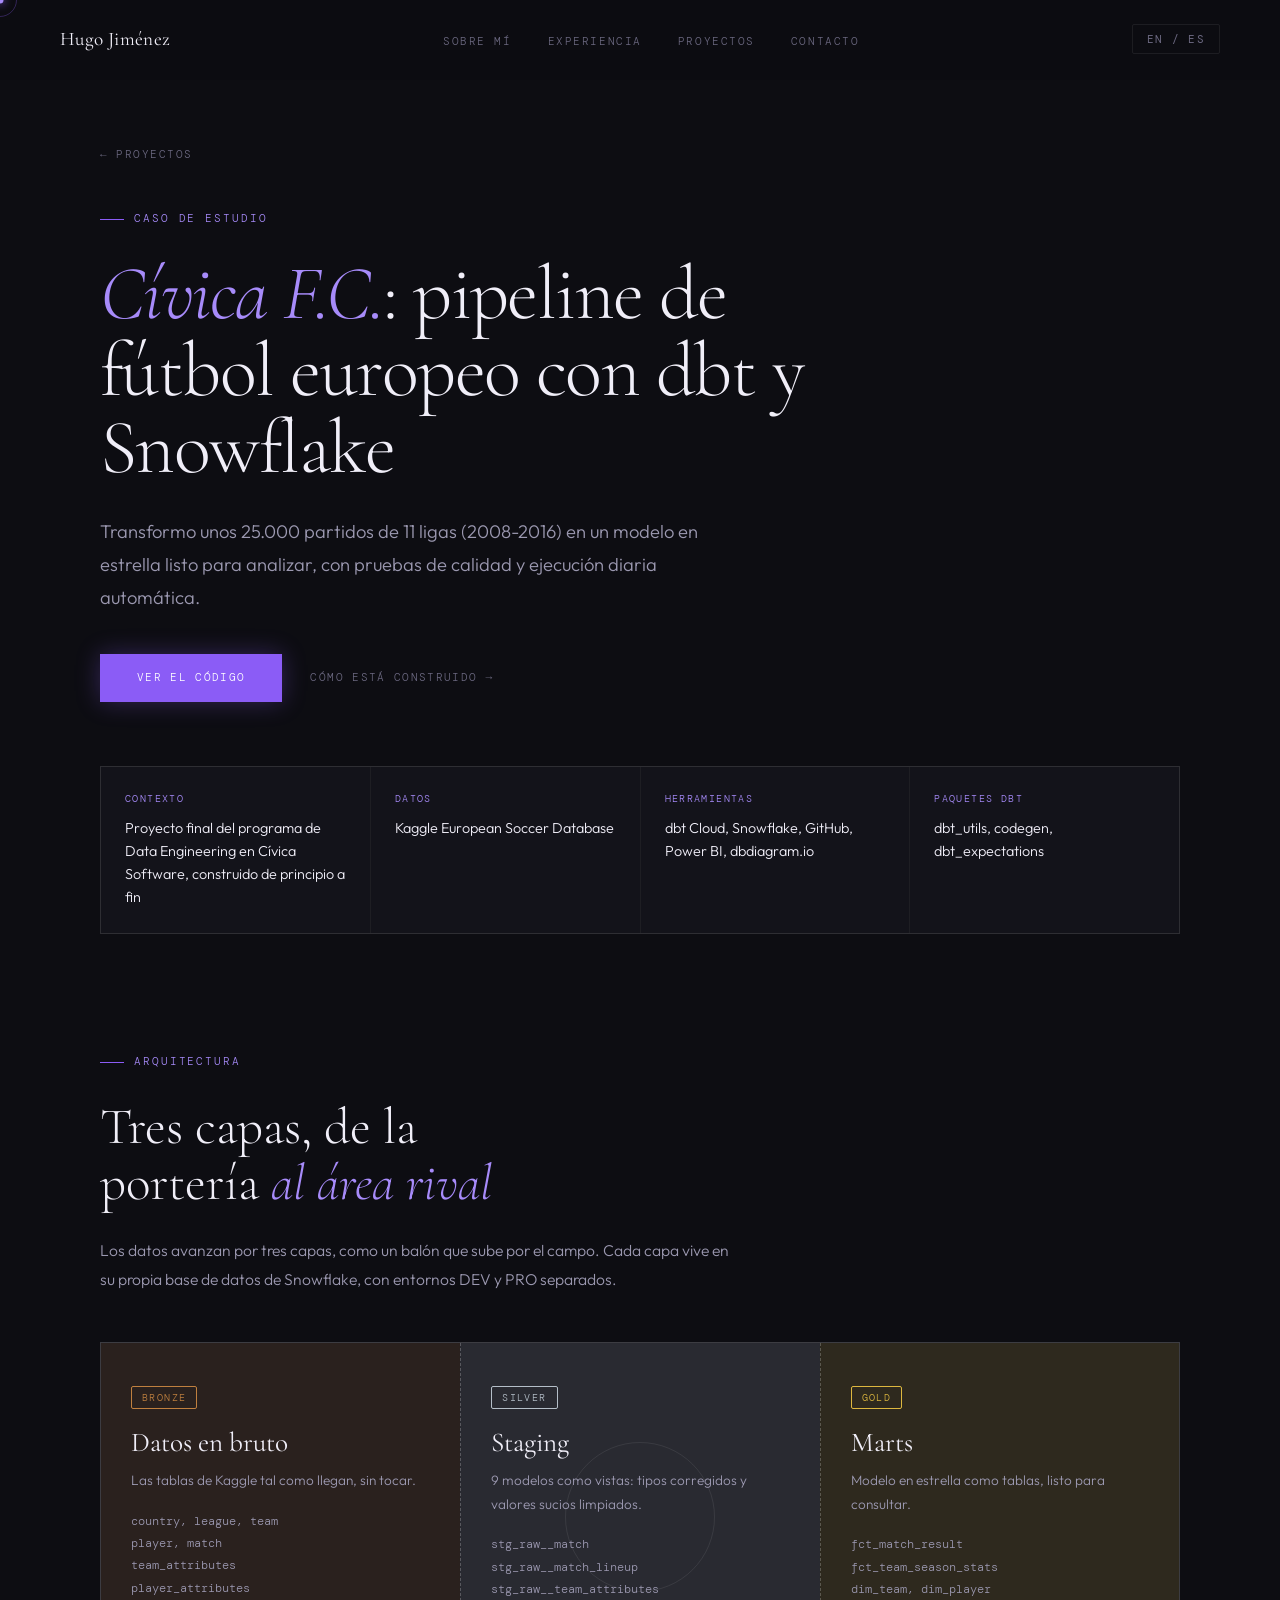
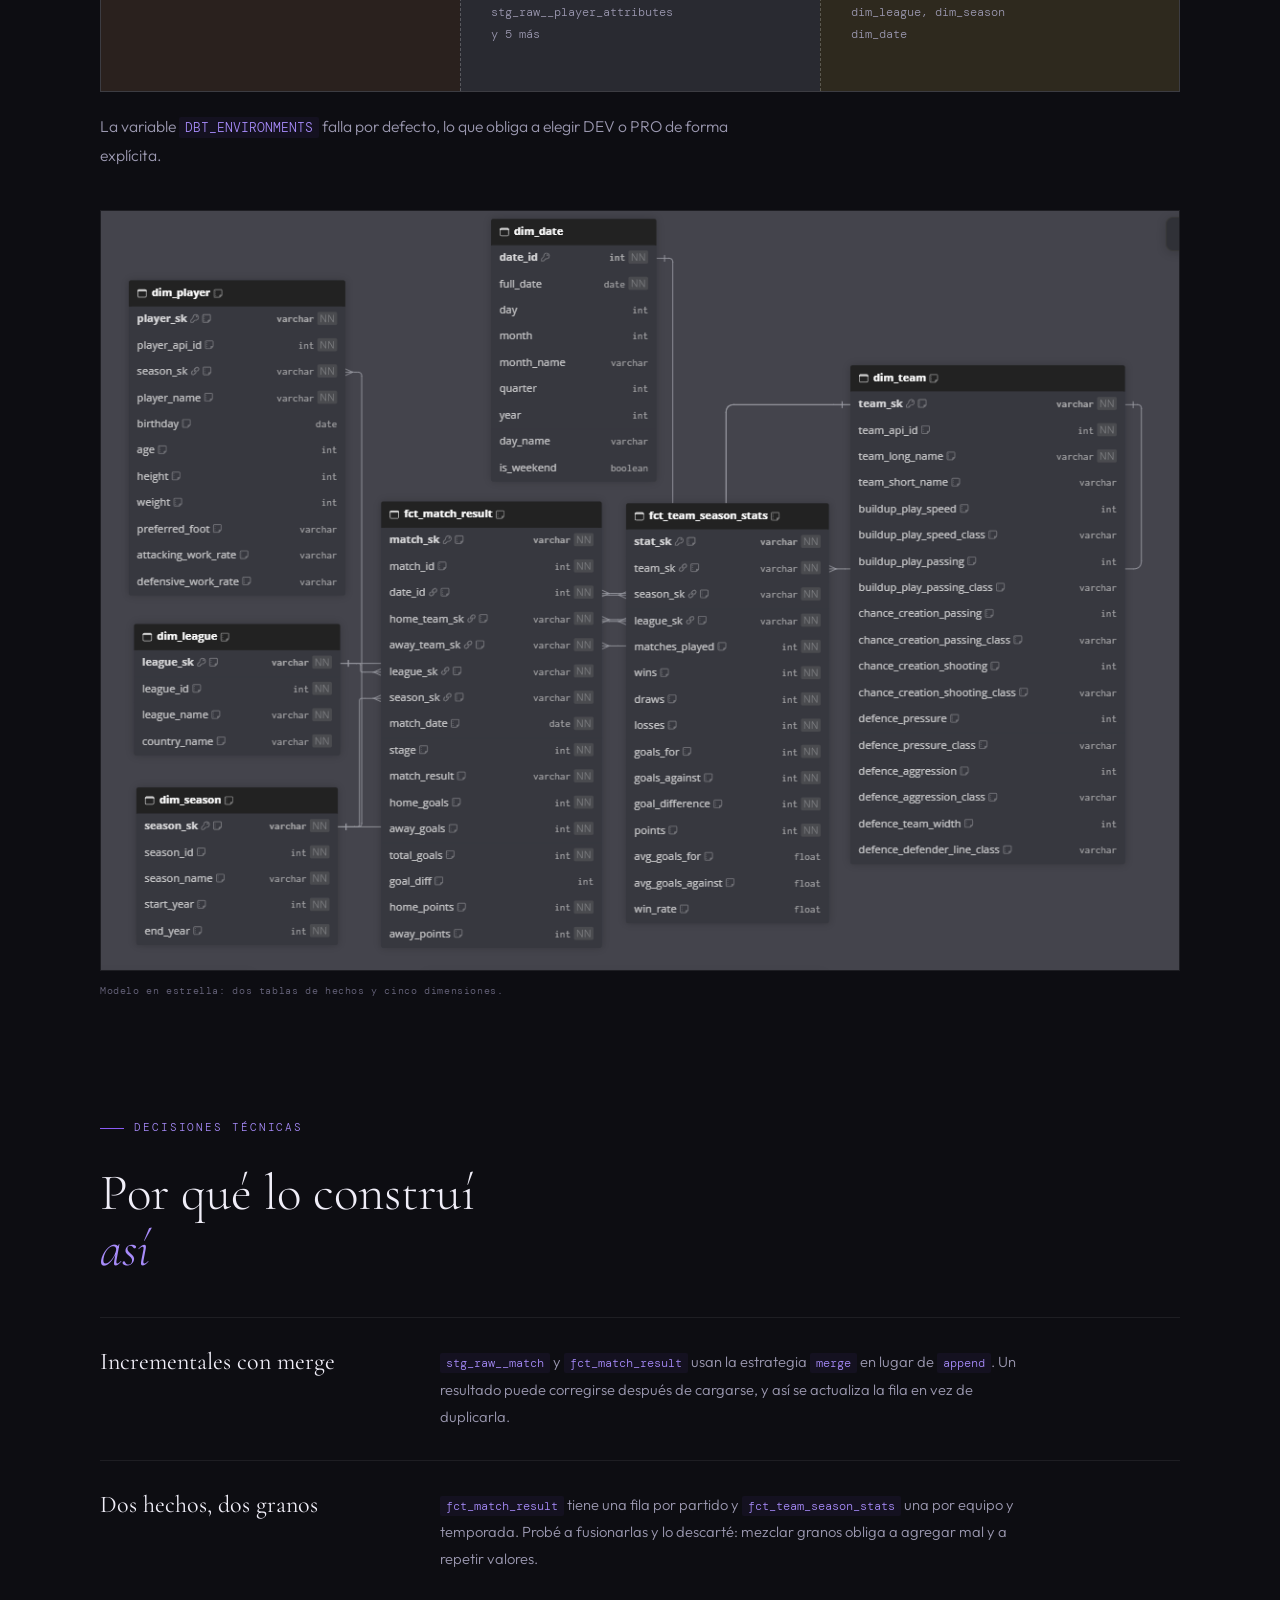
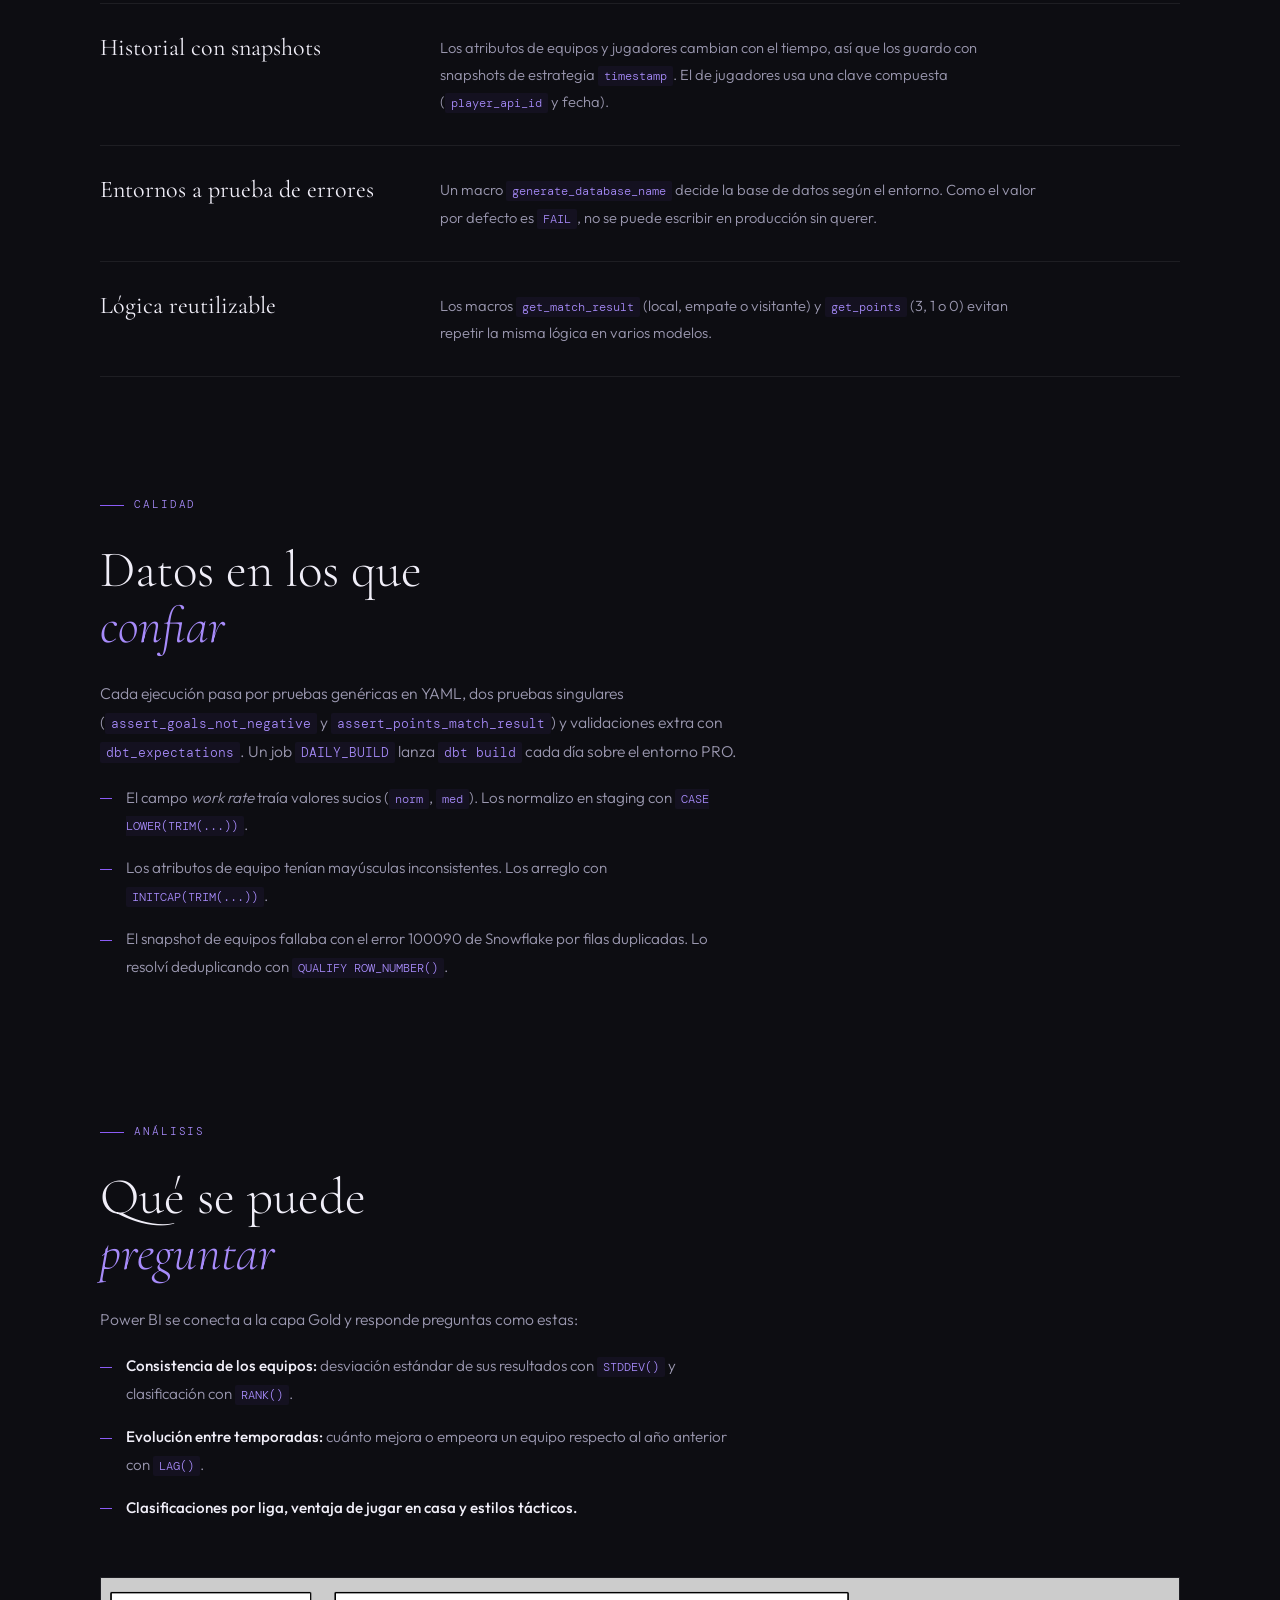
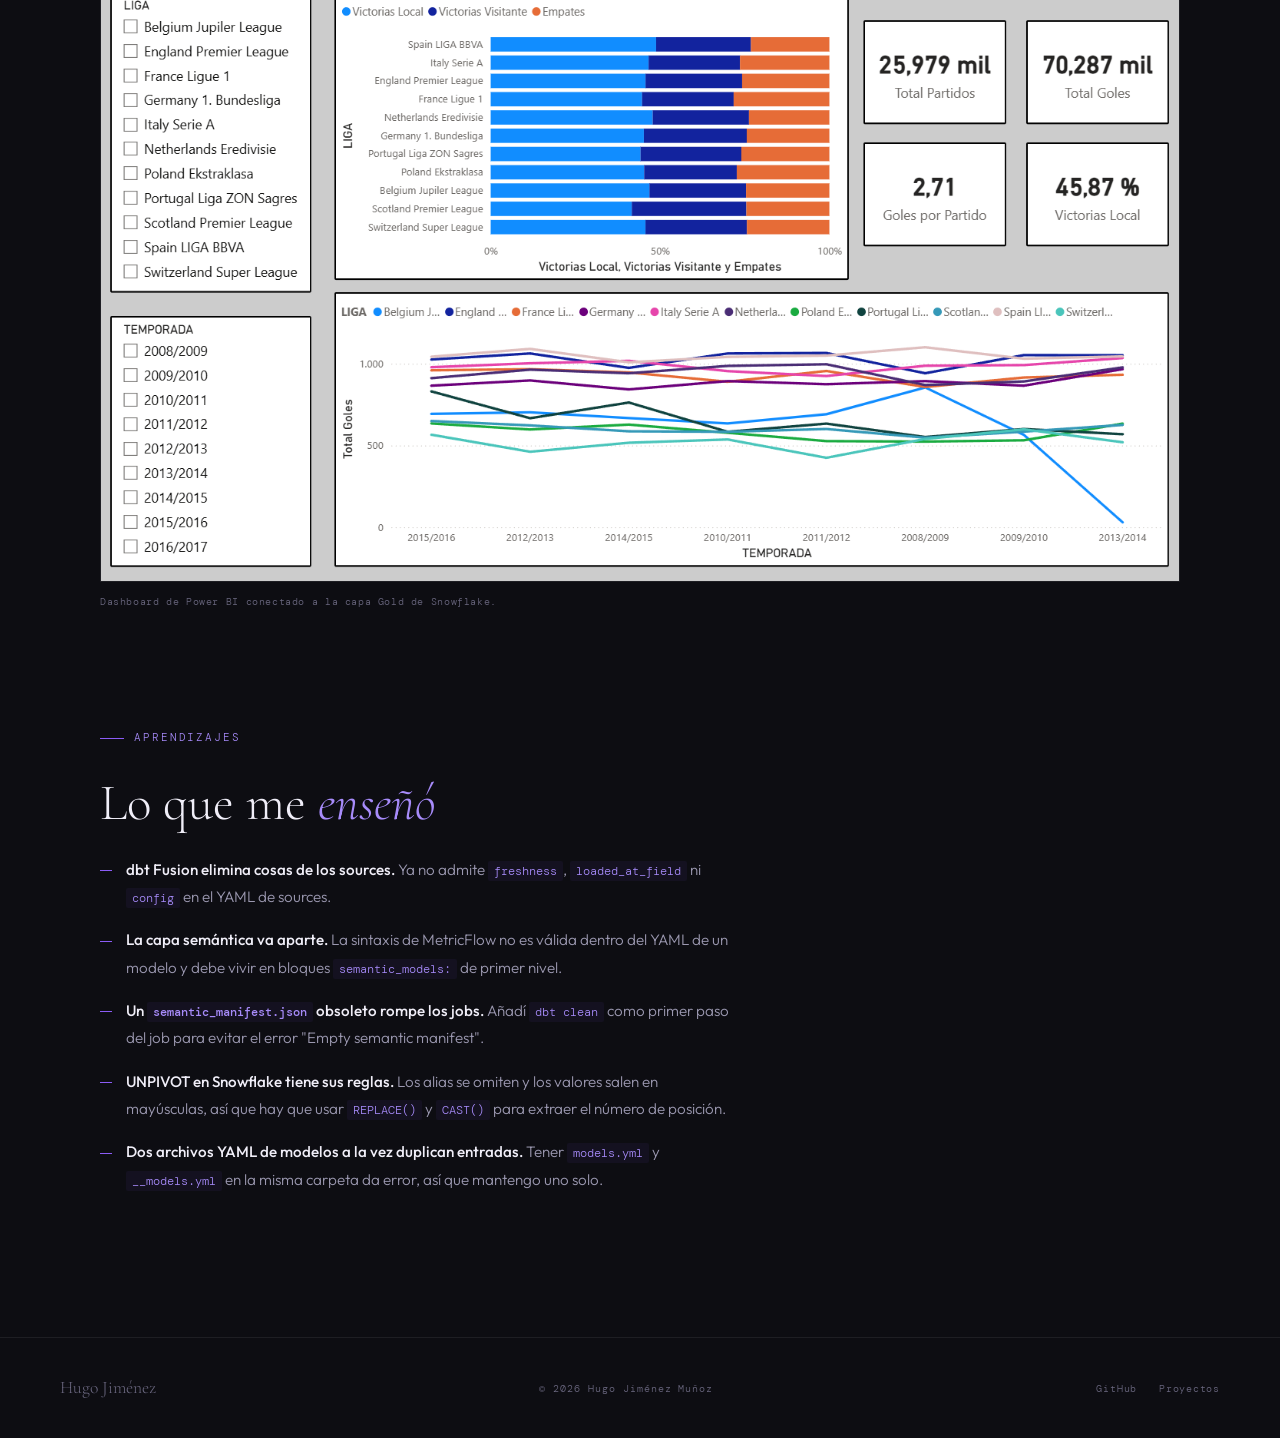
<file: public/football-project.html>
<!doctype html>
<html lang="es" data-lang="es">
  <head>
    <meta charset="UTF-8" />
    <meta name="viewport" content="width=device-width, initial-scale=1.0" />
    <title>Cívica F.C. | Hugo Jiménez</title>
    <meta
      name="description"
      content="Cívica F.C.: caso de estudio de un pipeline de datos con dbt Cloud y Snowflake sobre ~25.000 partidos de fútbol europeo, con arquitectura medallion y modelo en estrella."
    />

    <!-- Google Fonts -->
    <link rel="preconnect" href="https://fonts.googleapis.com" />
    <link rel="preconnect" href="https://fonts.gstatic.com" crossorigin />
    <link
      href="https://fonts.googleapis.com/css2?family=Cormorant+Garamond:ital,wght@0,300;0,400;0,500;1,300;1,400&family=DM+Mono:wght@300;400&family=Outfit:wght@300;400;500&display=swap"
      rel="stylesheet"
    />

    <!-- Favicon -->
    <link rel="icon" type="image/png" href="favicon.ico" />

    <!-- Styles -->
    <link rel="stylesheet" href="styles.css" />
    <link rel="stylesheet" href="case-study.css" />
  </head>
  <body>
    <!-- Cursor -->
    <div class="cursor" id="cursor"></div>
    <div class="cursor-ring" id="cursorRing"></div>

    <!-- NAV -->
    <nav id="navbar">
      <a href="index.html" class="nav-logo">Hugo Jiménez</a>
      <ul class="nav-links">
        <li>
          <a href="index.html#about" data-es>Sobre mí</a>
          <a href="index.html#about" data-en>About</a>
        </li>
        <li>
          <a href="index.html#experience" data-es>Experiencia</a>
          <a href="index.html#experience" data-en>Experience</a>
        </li>
        <li>
          <a href="index.html#projects" data-es>Proyectos</a>
          <a href="index.html#projects" data-en>Projects</a>
        </li>
        <li>
          <a href="index.html#contact" data-es>Contacto</a>
          <a href="index.html#contact" data-en>Contact</a>
        </li>
      </ul>
      <button class="lang-toggle" id="langToggle">EN / ES</button>
    </nav>

    <main class="cs">
      <!-- HEADER -->
      <header>
        <a href="index.html#projects" class="cs-back" data-es>Proyectos</a>
        <a href="index.html#projects" class="cs-back" data-en>Projects</a>

        <div class="section-label" data-es>Caso de estudio</div>
        <div class="section-label" data-en>Case study</div>

        <h1 class="cs-title" data-es>
          <em>Cívica F.C.</em>: pipeline de fútbol europeo con dbt y Snowflake
        </h1>
        <h1 class="cs-title" data-en>
          <em>Cívica F.C.</em>: a European soccer pipeline with dbt and
          Snowflake
        </h1>

        <p class="cs-lead" data-es>
          Transformo unos 25.000 partidos de 11 ligas (2008-2016) en un modelo
          en estrella listo para analizar, con pruebas de calidad y ejecución
          diaria automática.
        </p>
        <p class="cs-lead" data-en>
          I turn around 25,000 matches from 11 leagues (2008-2016) into a star
          schema ready for analysis, with data quality tests and automated
          daily runs.
        </p>

        <div class="cs-cta">
          <a
            href="https://github.com/hjimenezdev/proyect"
            target="_blank"
            class="btn-primary"
            data-es
            >Ver el código</a
          >
          <a
            href="https://github.com/hjimenezdev/proyect"
            target="_blank"
            class="btn-primary"
            data-en
            >View the code</a
          >
          <a href="#architecture" class="btn-ghost" data-es>Cómo está construido</a>
          <a href="#architecture" class="btn-ghost" data-en>How it's built</a>
        </div>

        <dl class="cs-facts">
          <div>
            <dt data-es>Contexto</dt>
            <dt data-en>Context</dt>
            <dd data-es>
              Proyecto final del programa de Data Engineering en Cívica Software, construido de principio a fin
            </dd>
            <dd data-en>
              Final project for the Data Engineering program at Cívica Software, built from start to finish
            </dd>
          </div>
          <div>
            <dt data-es>Datos</dt>
            <dt data-en>Data</dt>
            <dd>Kaggle European Soccer Database</dd>
          </div>
          <div>
            <dt data-es>Herramientas</dt>
            <dt data-en>Tools</dt>
            <dd>dbt Cloud, Snowflake, GitHub, Power BI, dbdiagram.io</dd>
          </div>
          <div>
            <dt data-es>Paquetes dbt</dt>
            <dt data-en>dbt packages</dt>
            <dd>dbt_utils, codegen, dbt_expectations</dd>
          </div>
        </dl>
      </header>

      <!-- ARCHITECTURE -->
      <section class="cs-section" id="architecture">
        <div class="section-label" data-es>Arquitectura</div>
        <div class="section-label" data-en>Architecture</div>

        <h2 class="reveal" data-es>
          Tres capas, de la portería <em>al área rival</em>
        </h2>
        <h2 class="reveal" data-en>
          Three layers, from the goal line <em>to the box</em>
        </h2>

        <p class="reveal" data-es>
          Los datos avanzan por tres capas, como un balón que sube por el
          campo. Cada capa vive en su propia base de datos de Snowflake, con
          entornos DEV y PRO separados.
        </p>
        <p class="reveal" data-en>
          Data moves through three layers, like a ball working its way up the
          pitch. Each layer lives in its own Snowflake database, with DEV and
          PRO environments kept apart.
        </p>

        <div class="pitch reveal" role="group" aria-label="Bronze, Silver, Gold">
          <div class="zone zone-bronze">
            <span class="zone-layer">Bronze</span>
            <h3 data-es>Datos en bruto</h3>
            <h3 data-en>Raw data</h3>
            <p data-es>Las tablas de Kaggle tal como llegan, sin tocar.</p>
            <p data-en>The Kaggle tables exactly as they arrive, untouched.</p>
            <ul>
              <li>country, league, team</li>
              <li>player, match</li>
              <li>team_attributes</li>
              <li>player_attributes</li>
            </ul>
          </div>

          <div class="zone zone-silver">
            <span class="zone-layer">Silver</span>
            <h3>Staging</h3>
            <p data-es>
              9 modelos como vistas: tipos corregidos y valores sucios
              limpiados.
            </p>
            <p data-en>
              9 models as views: types fixed and dirty values cleaned.
            </p>
            <ul>
              <li>stg_raw__match</li>
              <li>stg_raw__match_lineup</li>
              <li>stg_raw__team_attributes</li>
              <li>stg_raw__player_attributes</li>
              <li data-es>y 5 más</li>
              <li data-en>and 5 more</li>
            </ul>
          </div>

          <div class="zone zone-gold">
            <span class="zone-layer">Gold</span>
            <h3>Marts</h3>
            <p data-es>Modelo en estrella como tablas, listo para consultar.</p>
            <p data-en>Star schema as tables, ready to query.</p>
            <ul>
              <li>fct_match_result</li>
              <li>fct_team_season_stats</li>
              <li>dim_team, dim_player</li>
              <li>dim_league, dim_season</li>
              <li>dim_date</li>
            </ul>
          </div>
        </div>

        <p class="cs-caption" data-es>
          La variable <code>DBT_ENVIRONMENTS</code> falla por defecto, lo que
          obliga a elegir DEV o PRO de forma explícita.
        </p>
        <p class="cs-caption" data-en>
          The <code>DBT_ENVIRONMENTS</code> variable fails by default, which
          forces an explicit choice between DEV and PRO.
        </p>

        <figure class="cs-shot reveal">
          <img src="img/dimensional_model.png" alt="Modelo en estrella del proyecto" />
          <figcaption data-es>
            Modelo en estrella: dos tablas de hechos y cinco dimensiones.
          </figcaption>
          <figcaption data-en>
            Star schema: two fact tables and five dimensions.
          </figcaption>
        </figure>
      </section>

      <!-- DECISIONS -->
      <section class="cs-section" id="decisions">
        <div class="section-label" data-es>Decisiones técnicas</div>
        <div class="section-label" data-en>Technical decisions</div>

        <h2 class="reveal" data-es>Por qué lo construí <em>así</em></h2>
        <h2 class="reveal" data-en>Why I built it <em>this way</em></h2>

        <div class="cs-rows">
          <article class="cs-row reveal">
            <h3 data-es>Incrementales con merge</h3>
            <h3 data-en>Incrementals with merge</h3>
            <p data-es>
              <code>stg_raw__match</code> y <code>fct_match_result</code> usan
              la estrategia <code>merge</code> en lugar de <code>append</code>.
              Un resultado puede corregirse después de cargarse, y así se
              actualiza la fila en vez de duplicarla.
            </p>
            <p data-en>
              <code>stg_raw__match</code> and <code>fct_match_result</code> use
              the <code>merge</code> strategy instead of <code>append</code>. A
              result can be corrected after it is loaded, so the row gets
              updated instead of duplicated.
            </p>
          </article>

          <article class="cs-row reveal">
            <h3 data-es>Dos hechos, dos granos</h3>
            <h3 data-en>Two facts, two grains</h3>
            <p data-es>
              <code>fct_match_result</code> tiene una fila por partido y
              <code>fct_team_season_stats</code> una por equipo y temporada.
              Probé a fusionarlas y lo descarté: mezclar granos obliga a
              agregar mal y a repetir valores.
            </p>
            <p data-en>
              <code>fct_match_result</code> has one row per match and
              <code>fct_team_season_stats</code> one per team and season. I
              tried merging them and dropped the idea: mixing grains forces bad
              aggregations and repeated values.
            </p>
          </article>

          <article class="cs-row reveal">
            <h3 data-es>Historial con snapshots</h3>
            <h3 data-en>History with snapshots</h3>
            <p data-es>
              Los atributos de equipos y jugadores cambian con el tiempo, así
              que los guardo con snapshots de estrategia
              <code>timestamp</code>. El de jugadores usa una clave compuesta
              (<code>player_api_id</code> y fecha).
            </p>
            <p data-en>
              Team and player attributes change over time, so I store them with
              <code>timestamp</code> snapshots. The player snapshot uses a
              composite key (<code>player_api_id</code> and date).
            </p>
          </article>

          <article class="cs-row reveal">
            <h3 data-es>Entornos a prueba de errores</h3>
            <h3 data-en>Error-proof environments</h3>
            <p data-es>
              Un macro <code>generate_database_name</code> decide la base de
              datos según el entorno. Como el valor por defecto es
              <code>FAIL</code>, no se puede escribir en producción sin querer.
            </p>
            <p data-en>
              A <code>generate_database_name</code> macro picks the database
              from the environment. Since the default is <code>FAIL</code>, you
              can't write to production by accident.
            </p>
          </article>

          <article class="cs-row reveal">
            <h3 data-es>Lógica reutilizable</h3>
            <h3 data-en>Reusable logic</h3>
            <p data-es>
              Los macros <code>get_match_result</code> (local, empate o
              visitante) y <code>get_points</code> (3, 1 o 0) evitan repetir la
              misma lógica en varios modelos.
            </p>
            <p data-en>
              The <code>get_match_result</code> (home, draw or away) and
              <code>get_points</code> (3, 1 or 0) macros avoid repeating the
              same logic across models.
            </p>
          </article>
        </div>
      </section>

      <!-- QUALITY -->
      <section class="cs-section" id="quality">
        <div class="section-label" data-es>Calidad</div>
        <div class="section-label" data-en>Quality</div>

        <h2 class="reveal" data-es>Datos en los que <em>confiar</em></h2>
        <h2 class="reveal" data-en>Data you can <em>trust</em></h2>

        <p class="reveal" data-es>
          Cada ejecución pasa por pruebas genéricas en YAML, dos pruebas
          singulares (<code>assert_goals_not_negative</code> y
          <code>assert_points_match_result</code>) y validaciones extra con
          <code>dbt_expectations</code>. Un job <code>DAILY_BUILD</code> lanza
          <code>dbt build</code> cada día sobre el entorno PRO.
        </p>
        <p class="reveal" data-en>
          Every run goes through generic YAML tests, two singular tests
          (<code>assert_goals_not_negative</code> and
          <code>assert_points_match_result</code>) and extra validations with
          <code>dbt_expectations</code>. A <code>DAILY_BUILD</code> job runs
          <code>dbt build</code> every day on the PRO environment.
        </p>

        <ul class="cs-list reveal">
          <li data-es>
            El campo <em>work rate</em> traía valores sucios
            (<code>norm</code>, <code>med</code>). Los normalizo en staging con
            <code>CASE LOWER(TRIM(...))</code>.
          </li>
          <li data-en>
            The <em>work rate</em> field had dirty values
            (<code>norm</code>, <code>med</code>). I normalize them in staging
            with <code>CASE LOWER(TRIM(...))</code>.
          </li>
          <li data-es>
            Los atributos de equipo tenían mayúsculas inconsistentes. Los
            arreglo con <code>INITCAP(TRIM(...))</code>.
          </li>
          <li data-en>
            Team attributes had inconsistent capitalization. I fix them with
            <code>INITCAP(TRIM(...))</code>.
          </li>
          <li data-es>
            El snapshot de equipos fallaba con el error 100090 de Snowflake por
            filas duplicadas. Lo resolví deduplicando con
            <code>QUALIFY ROW_NUMBER()</code>.
          </li>
          <li data-en>
            The team snapshot failed with Snowflake error 100090 because of
            duplicate rows. I fixed it by deduplicating with
            <code>QUALIFY ROW_NUMBER()</code>.
          </li>
        </ul>
      </section>

      <!-- ANALYSIS -->
      <section class="cs-section" id="analysis">
        <div class="section-label" data-es>Análisis</div>
        <div class="section-label" data-en>Analysis</div>

        <h2 class="reveal" data-es>Qué se puede <em>preguntar</em></h2>
        <h2 class="reveal" data-en>What you can <em>ask</em></h2>

        <p class="reveal" data-es>
          Power BI se conecta a la capa Gold y responde preguntas como estas:
        </p>
        <p class="reveal" data-en>
          Power BI connects to the Gold layer and answers questions like these:
        </p>

        <ul class="cs-list reveal">
          <li data-es>
            <strong>Consistencia de los equipos:</strong> desviación estándar
            de sus resultados con <code>STDDEV()</code> y clasificación con
            <code>RANK()</code>.
          </li>
          <li data-en>
            <strong>Team consistency:</strong> standard deviation of results
            with <code>STDDEV()</code> and ranking with <code>RANK()</code>.
          </li>
          <li data-es>
            <strong>Evolución entre temporadas:</strong> cuánto mejora o
            empeora un equipo respecto al año anterior con
            <code>LAG()</code>.
          </li>
          <li data-en>
            <strong>Season-over-season evolution:</strong> how much a team
            improves or declines versus the previous year with
            <code>LAG()</code>.
          </li>
          <li data-es>
            <strong>Clasificaciones por liga, ventaja de jugar en casa y
            estilos tácticos.</strong>
          </li>
          <li data-en>
            <strong>League standings, home advantage and tactical
            styles.</strong>
          </li>
        </ul>

        <figure class="cs-shot reveal">
          <img src="img/dashboard.png" alt="Dashboard de Power BI" />
          <figcaption data-es>
            Dashboard de Power BI conectado a la capa Gold de Snowflake.
          </figcaption>
          <figcaption data-en>
            Power BI dashboard connected to the Snowflake Gold layer.
          </figcaption>
        </figure>
      </section>

      <!-- LEARNINGS -->
      <section class="cs-section" id="learnings">
        <div class="section-label" data-es>Aprendizajes</div>
        <div class="section-label" data-en>Learnings</div>

        <h2 class="reveal" data-es>Lo que me <em>enseñó</em></h2>
        <h2 class="reveal" data-en>What it <em>taught me</em></h2>

        <ul class="cs-list reveal">
          <li data-es>
            <strong>dbt Fusion elimina cosas de los sources.</strong> Ya no
            admite <code>freshness</code>, <code>loaded_at_field</code> ni
            <code>config</code> en el YAML de sources.
          </li>
          <li data-en>
            <strong>dbt Fusion removes things from sources.</strong> It no
            longer supports <code>freshness</code>,
            <code>loaded_at_field</code> or <code>config</code> in the sources
            YAML.
          </li>
          <li data-es>
            <strong>La capa semántica va aparte.</strong> La sintaxis de
            MetricFlow no es válida dentro del YAML de un modelo y debe vivir
            en bloques <code>semantic_models:</code> de primer nivel.
          </li>
          <li data-en>
            <strong>The semantic layer lives apart.</strong> MetricFlow syntax
            is not valid inside a model's YAML and must live in top-level
            <code>semantic_models:</code> blocks.
          </li>
          <li data-es>
            <strong>Un <code>semantic_manifest.json</code> obsoleto rompe los
            jobs.</strong> Añadí <code>dbt clean</code> como primer paso del
            job para evitar el error "Empty semantic manifest".
          </li>
          <li data-en>
            <strong>A stale <code>semantic_manifest.json</code> breaks
            jobs.</strong> I added <code>dbt clean</code> as the job's first
            step to avoid the "Empty semantic manifest" error.
          </li>
          <li data-es>
            <strong>UNPIVOT en Snowflake tiene sus reglas.</strong> Los alias
            se omiten y los valores salen en mayúsculas, así que hay que usar
            <code>REPLACE()</code> y <code>CAST()</code> para extraer el número
            de posición.
          </li>
          <li data-en>
            <strong>UNPIVOT in Snowflake has its own rules.</strong> Aliases
            are omitted and values come out in uppercase, so you need
            <code>REPLACE()</code> and <code>CAST()</code> to extract the
            position number.
          </li>
          <li data-es>
            <strong>Dos archivos YAML de modelos a la vez duplican
            entradas.</strong> Tener <code>models.yml</code> y
            <code>__models.yml</code> en la misma carpeta da error, así que
            mantengo uno solo.
          </li>
          <li data-en>
            <strong>Two model YAML files at once duplicate entries.</strong>
            Having both <code>models.yml</code> and
            <code>__models.yml</code> in the same folder causes an error, so I
            keep only one.
          </li>
        </ul>
      </section>
    </main>

    <!-- FOOTER -->
    <footer>
      <div class="footer-logo">Hugo Jiménez</div>
      <div class="footer-copy">© 2026 Hugo Jiménez Muñoz</div>
      <div class="footer-links">
        <a
          href="https://github.com/jimenezmunozhugo11/project"
          target="_blank"
          class="footer-link"
          >GitHub</a
        >
        <a href="index.html#projects" class="footer-link" data-es>Proyectos</a>
        <a href="index.html#projects" class="footer-link" data-en>Projects</a>
      </div>
    </footer>

    <!-- Scripts -->
    <script src="main.js"></script>
  </body>
</html>
</file>
<file: public/styles.css>
/* ── Variables ────────────────────────────────────────────── */
*,
*::before,
*::after {
  box-sizing: border-box;
  margin: 0;
  padding: 0;
}

:root {
  --bg: #0d0d12;
  --bg2: #111118;
  --bg3: #16161f;
  --card: #13131a;
  --border: rgba(255, 255, 255, 0.07);
  --border-hover: rgba(139, 92, 246, 0.4);
  --ink: #f0eef8;
  --muted: #6b6880;
  --muted2: #9b98b0;
  --purple: #8b5cf6;
  --purple-light: #a78bfa;
  --purple-glow: rgba(139, 92, 246, 0.15);
  --purple-glow2: rgba(139, 92, 246, 0.06);
  --font-display: "Cormorant Garamond", Georgia, serif;
  --font-mono: "DM Mono", monospace;
  --font-body: "Outfit", sans-serif;
}

/* ── Base ─────────────────────────────────────────────────── */
html {
  scroll-behavior: smooth;
}

body {
  background: var(--bg);
  color: var(--ink);
  font-family: var(--font-body);
  font-weight: 300;
  line-height: 1.6;
  cursor: none;
  overflow-x: hidden;
}

::selection {
  background: var(--purple);
  color: #fff;
}
::-webkit-scrollbar {
  width: 3px;
}
::-webkit-scrollbar-track {
  background: var(--bg);
}
::-webkit-scrollbar-thumb {
  background: var(--purple);
}

/* ── Cursor ───────────────────────────────────────────────── */
.cursor {
  width: 7px;
  height: 7px;
  background: var(--purple-light);
  border-radius: 50%;
  position: fixed;
  pointer-events: none;
  z-index: 9999;
  transform: translate(-50%, -50%);
  transition:
    width 0.2s,
    height 0.2s;
  box-shadow: 0 0 10px var(--purple);
}
.cursor-ring {
  width: 34px;
  height: 34px;
  border: 1px solid rgba(139, 92, 246, 0.5);
  border-radius: 50%;
  position: fixed;
  pointer-events: none;
  z-index: 9998;
  transform: translate(-50%, -50%);
  transition:
    left 0.1s ease-out,
    top 0.1s ease-out,
    width 0.25s,
    height 0.25s,
    opacity 0.2s;
  opacity: 0.6;
}
.cursor.hovered {
  width: 4px;
  height: 4px;
}
.cursor-ring.hovered {
  width: 50px;
  height: 50px;
  border-color: var(--purple);
  opacity: 1;
}

/* ── Navigation ───────────────────────────────────────────── */
nav {
  position: fixed;
  top: 0;
  left: 0;
  right: 0;
  z-index: 100;
  padding: 24px 60px;
  display: flex;
  align-items: center;
  justify-content: space-between;
  background: rgba(13, 13, 18, 0.85);
  backdrop-filter: blur(16px);
  -webkit-backdrop-filter: blur(16px);
  border-bottom: 1px solid transparent;
  transition: border-color 0.3s;
}
nav.scrolled {
  border-color: var(--border);
}

.nav-logo {
  font-family: var(--font-display);
  font-size: 1.2rem;
  font-weight: 400;
  color: var(--ink);
  text-decoration: none;
  letter-spacing: 0.02em;
}
.nav-logo span {
  color: var(--purple-light);
}

.nav-links {
  display: flex;
  gap: 36px;
  list-style: none;
  align-items: center;
}
.nav-links a {
  font-family: var(--font-mono);
  font-size: 0.7rem;
  letter-spacing: 0.14em;
  text-transform: uppercase;
  color: var(--muted);
  text-decoration: none;
  transition: color 0.2s;
}
.nav-links a:hover {
  color: var(--purple-light);
}

.lang-toggle {
  font-family: var(--font-mono);
  font-size: 0.68rem;
  letter-spacing: 0.12em;
  text-transform: uppercase;
  background: none;
  border: 1px solid var(--border);
  padding: 7px 14px;
  color: var(--muted);
  cursor: none;
  transition: all 0.2s;
  border-radius: 2px;
}
.lang-toggle:hover {
  border-color: var(--purple);
  color: var(--purple-light);
}

/* ── Hero ─────────────────────────────────────────────────── */
#hero {
  min-height: 100vh;
  display: grid;
  grid-template-columns: 1fr 1fr;
  padding: 100px 60px 0;
  align-items: center;
  position: relative;
  overflow: hidden;
}

.orb {
  position: absolute;
  border-radius: 50%;
  pointer-events: none;
  filter: blur(100px);
  opacity: 0.18;
}
.orb-1 {
  width: 600px;
  height: 600px;
  background: var(--purple);
  top: -100px;
  right: -100px;
}
.orb-2 {
  width: 400px;
  height: 400px;
  background: #4f46e5;
  bottom: 0;
  left: -80px;
}

.hero-left {
  padding-right: 80px;
  position: relative;
  z-index: 1;
}

.hero-eyebrow {
  font-family: var(--font-mono);
  font-size: 0.68rem;
  letter-spacing: 0.2em;
  text-transform: uppercase;
  color: var(--purple-light);
  margin-bottom: 28px;
  display: flex;
  align-items: center;
  gap: 12px;
  opacity: 0;
  animation: fadeUp 0.8s 0.2s forwards;
}
.hero-eyebrow::before {
  content: "";
  width: 28px;
  height: 1px;
  background: var(--purple);
}

.hero-name {
  font-family: var(--font-display);
  font-size: clamp(3.5rem, 7vw, 6.5rem);
  font-weight: 300;
  line-height: 0.95;
  letter-spacing: -0.02em;
  margin-bottom: 32px;
  opacity: 0;
  animation: fadeUp 0.8s 0.35s forwards;
}
.hero-name em {
  font-style: italic;
  background: linear-gradient(135deg, var(--purple-light), #c4b5fd);
  -webkit-background-clip: text;
  -webkit-text-fill-color: transparent;
  background-clip: text;
}

.hero-desc {
  font-size: 1.05rem;
  color: var(--muted2);
  max-width: 420px;
  line-height: 1.8;
  margin-bottom: 48px;
  opacity: 0;
  animation: fadeUp 0.8s 0.5s forwards;
}

.hero-cta {
  display: flex;
  gap: 20px;
  align-items: center;
  opacity: 0;
  animation: fadeUp 0.8s 0.65s forwards;
}

.btn-primary {
  background: var(--purple);
  color: #fff;
  padding: 14px 36px;
  font-family: var(--font-mono);
  font-size: 0.7rem;
  letter-spacing: 0.12em;
  text-transform: uppercase;
  text-decoration: none;
  border: 1px solid var(--purple);
  transition: all 0.25s;
  box-shadow: 0 0 24px rgba(139, 92, 246, 0.3);
}
.btn-primary:hover {
  background: transparent;
  color: var(--purple-light);
  box-shadow: 0 0 32px rgba(139, 92, 246, 0.2);
}

.btn-ghost {
  font-family: var(--font-mono);
  font-size: 0.7rem;
  letter-spacing: 0.12em;
  text-transform: uppercase;
  color: var(--muted);
  text-decoration: none;
  display: flex;
  align-items: center;
  gap: 8px;
  transition:
    color 0.2s,
    gap 0.2s;
}
.btn-ghost:hover {
  color: var(--purple-light);
  gap: 14px;
}
.btn-ghost::after {
  content: "→";
}

.hero-right {
  display: flex;
  align-items: center;
  justify-content: center;
  position: relative;
  z-index: 1;
  opacity: 0;
  animation: fadeIn 1s 0.8s forwards;
}
.hero-image-wrap {
  position: relative;
  width: 360px;
  height: 460px;
}
.hero-image-bg {
  position: absolute;
  inset: 0;
  border: 1px solid var(--border);
  transform: translate(16px, 16px);
  background: var(--bg3);
}
.hero-glow-ring {
  position: absolute;
  inset: -2px;
  border: 1px solid var(--purple);
  opacity: 0.4;
  transform: translate(6px, 6px);
}
.hero-image {
  position: absolute;
  inset: 0;
  background: var(--bg3);
  overflow: hidden;
}
.hero-image img {
  width: 100%;
  height: 100%;
  object-fit: cover;
  object-position: top center;
}
.hero-image-overlay {
  position: absolute;
  inset: 0;
  background: linear-gradient(
    to bottom,
    transparent 60%,
    rgba(13, 13, 18, 0.7)
  );
}
.hero-image-badge {
  position: absolute;
  bottom: -16px;
  right: -16px;
  background: var(--bg2);
  border: 1px solid var(--border);
  padding: 10px 16px;
  font-family: var(--font-mono);
  font-size: 0.62rem;
  color: var(--muted2);
  letter-spacing: 0.1em;
}

.hero-scroll-hint {
  position: absolute;
  bottom: 44px;
  left: 50%;
  transform: translateX(-50%);
  font-family: var(--font-mono);
  font-size: 0.6rem;
  letter-spacing: 0.18em;
  text-transform: uppercase;
  color: var(--muted);
  display: flex;
  flex-direction: column;
  align-items: center;
  gap: 10px;
  opacity: 0;
  animation: fadeIn 1s 1.3s forwards;
}
.scroll-line {
  width: 1px;
  height: 40px;
  background: linear-gradient(to bottom, var(--purple), transparent);
  animation: scrollPulse 2s infinite;
}

/* ── Marquee ──────────────────────────────────────────────── */
.marquee-section {
  border-top: 1px solid var(--border);
  border-bottom: 1px solid var(--border);
  padding: 18px 0;
  overflow: hidden;
  background: var(--bg2);
}
.marquee-track {
  display: flex;
  white-space: nowrap;
  animation: marquee 24s linear infinite;
}
.marquee-item {
  display: inline-flex;
  align-items: center;
  gap: 20px;
  padding: 0 36px;
  font-family: var(--font-display);
  font-size: 1rem;
  font-style: italic;
  color: var(--muted);
}
.marquee-dot {
  width: 4px;
  height: 4px;
  background: var(--purple);
  border-radius: 50%;
  flex-shrink: 0;
}

/* ── About ────────────────────────────────────────────────── */
#about {
  padding: 140px 60px;
  display: grid;
  grid-template-columns: 260px 1fr;
  gap: 100px;
  max-width: 1200px;
  margin: 0 auto;
  position: relative;
}

.section-label {
  font-family: var(--font-mono);
  font-size: 0.66rem;
  letter-spacing: 0.18em;
  text-transform: uppercase;
  color: var(--purple-light);
  margin-bottom: 28px;
  display: flex;
  align-items: center;
  gap: 10px;
}
.section-label::before {
  content: "";
  width: 24px;
  height: 1px;
  background: var(--purple);
}

.about-sticky {
  position: sticky;
  top: 120px;
  height: fit-content;
}
.about-number {
  font-family: var(--font-display);
  font-size: 6rem;
  font-weight: 300;
  color: rgba(139, 92, 246, 0.08);
  line-height: 1;
  margin-bottom: 12px;
}
.about-title {
  font-family: var(--font-display);
  font-size: 2rem;
  font-weight: 300;
  line-height: 1.2;
}
.about-title em {
  font-style: italic;
  color: var(--purple-light);
}

.about-lead {
  font-family: var(--font-display);
  font-size: 1.65rem;
  font-weight: 300;
  line-height: 1.4;
  margin-bottom: 32px;
}
.about-lead em {
  font-style: italic;
  color: var(--purple-light);
}

.about-body {
  font-size: 0.95rem;
  color: var(--muted2);
  line-height: 1.85;
  margin-bottom: 52px;
  max-width: 580px;
}

.about-stats {
  display: grid;
  grid-template-columns: repeat(3, 1fr);
  gap: 1px;
  background: var(--border);
  border: 1px solid var(--border);
  margin-bottom: 52px;
}
.stat-item {
  background: var(--card);
  padding: 26px 22px;
  transition: background 0.2s;
}
.stat-item:hover {
  background: var(--bg3);
}
.stat-number {
  font-family: var(--font-display);
  font-size: 2.5rem;
  font-weight: 300;
  background: linear-gradient(135deg, var(--purple-light), #c4b5fd);
  -webkit-background-clip: text;
  -webkit-text-fill-color: transparent;
  background-clip: text;
  line-height: 1;
  margin-bottom: 6px;
}
.stat-label {
  font-family: var(--font-mono);
  font-size: 0.62rem;
  letter-spacing: 0.1em;
  text-transform: uppercase;
  color: var(--muted);
}

/* ── Skills ───────────────────────────────────────────────── */
.skills-section-title {
  font-family: var(--font-mono);
  font-size: 0.66rem;
  letter-spacing: 0.18em;
  text-transform: uppercase;
  color: var(--purple-light);
  margin-bottom: 28px;
  display: flex;
  align-items: center;
  gap: 10px;
}
.skills-section-title::before {
  content: "";
  width: 24px;
  height: 1px;
  background: var(--purple);
}

.skills-categories {
  display: flex;
  flex-direction: column;
  gap: 28px;
}

.skill-category-label {
  font-family: var(--font-mono);
  font-size: 0.6rem;
  letter-spacing: 0.14em;
  text-transform: uppercase;
  color: var(--muted);
  margin-bottom: 12px;
}
.skill-icons-row {
  display: flex;
  flex-wrap: wrap;
  gap: 10px;
}

.skill-pill {
  display: inline-flex;
  align-items: center;
  gap: 8px;
  background: var(--card);
  border: 1px solid var(--border);
  padding: 9px 14px;
  border-radius: 3px;
  transition: all 0.2s;
  cursor: default;
}
.skill-pill:hover {
  border-color: var(--border-hover);
  background: var(--bg3);
  transform: translateY(-2px);
  box-shadow: 0 4px 20px rgba(139, 92, 246, 0.12);
}
.skill-pill img {
  width: 18px;
  height: 18px;
  object-fit: contain;
}
.skill-pill span {
  font-family: var(--font-mono);
  font-size: 0.68rem;
  color: var(--muted2);
  letter-spacing: 0.04em;
}
.skill-pill:hover span {
  color: var(--ink);
}

/* ── Experience ───────────────────────────────────────────── */
#experience {
  background: var(--bg2);
  border-top: 1px solid var(--border);
  border-bottom: 1px solid var(--border);
  padding: 140px 60px;
}
.experience-inner {
  max-width: 1200px;
  margin: 0 auto;
}

.exp-header {
  display: flex;
  justify-content: space-between;
  align-items: flex-end;
  margin-bottom: 80px;
}
.exp-title {
  font-family: var(--font-display);
  font-size: clamp(2.5rem, 5vw, 4.5rem);
  font-weight: 300;
  line-height: 1;
}
.exp-title em {
  font-style: italic;
  color: var(--purple-light);
}

.exp-list {
  border-top: 1px solid var(--border);
}

.exp-item {
  display: grid;
  grid-template-columns: 160px 1fr 180px;
  gap: 40px;
  padding: 48px 0;
  border-bottom: 1px solid var(--border);
  align-items: start;
  position: relative;
  transition:
    padding-left 1s ease-in-out,
    background 1s ease;
}

.exp-item::before {
  content: "";
  position: absolute;
  left: 0;
  top: 0;
  bottom: 0;
  width: 2px;
  background: linear-gradient(
    to bottom,
    transparent,
    var(--purple) 30%,
    var(--purple-light) 70%,
    transparent
  );
  transform: scaleY(0);
  transform-origin: center;
  border-radius: 2px;
  transition: transform 1s ease-in-out;
}

.exp-item::after {
  content: "";
  position: absolute;
  inset: 0;
  background: linear-gradient(
    to right,
    rgba(139, 92, 246, 0.05) 0%,
    transparent 55%
  );
  opacity: 0;
  pointer-events: none;
  transition: opacity 1s ease;
}

.exp-item:hover {
  padding-left: 22px;
}
.exp-item:hover::before {
  transform: scaleY(1);
}
.exp-item:hover::after {
  opacity: 1;
}

.exp-item .exp-date {
  transition:
    color 1s ease,
    transform 1s ease-in-out;
}
.exp-item:hover .exp-date {
  color: var(--purple-light);
  transform: translateX(4px);
}

.exp-item .exp-role {
  transition: transform 1s ease-in-out;
}
.exp-item:hover .exp-role {
  transform: translateX(2px);
}

.exp-item .exp-desc {
  transition: color 1s ease;
}
.exp-item:hover .exp-desc {
  color: #b8b5cc;
}

.exp-item .exp-location {
  transition:
    color 1s ease,
    transform 1s ease-in-out;
}
.exp-item:hover .exp-location {
  color: var(--purple-light);
  transform: translateX(-4px);
}

/* Texto del rol */
.exp-date {
  font-family: var(--font-mono);
  font-size: 0.68rem;
  color: var(--muted);
  letter-spacing: 0.08em;
  padding-top: 6px;
}
.exp-role {
  font-family: var(--font-display);
  font-size: 1.6rem;
  font-weight: 400;
  margin-bottom: 6px;
}
.exp-company {
  font-family: var(--font-mono);
  font-size: 0.68rem;
  color: var(--purple-light);
  letter-spacing: 0.1em;
  text-transform: uppercase;
  margin-bottom: 14px;
}
.exp-desc {
  font-size: 0.9rem;
  color: var(--muted2);
  line-height: 1.75;
}
.exp-location {
  font-family: var(--font-mono);
  font-size: 0.62rem;
  color: var(--muted);
  letter-spacing: 0.08em;
  text-align: right;
  padding-top: 8px;
}

/* ── Projects ─────────────────────────────────────────────── */
#projects {
  padding: 140px 60px;
  max-width: 1200px;
  margin: 0 auto;
}

.projects-header {
  display: flex;
  justify-content: space-between;
  align-items: flex-end;
  margin-bottom: 80px;
}
.projects-title {
  font-family: var(--font-display);
  font-size: clamp(2.5rem, 5vw, 4.5rem);
  font-weight: 300;
  line-height: 1;
}
.projects-title em {
  font-style: italic;
  color: var(--purple-light);
}

/* Proyecto destacado (datos) */
.featured {
  display: grid;
  grid-template-columns: 1.15fr 1fr;
  background: var(--card);
  border: 1px solid var(--border);
  position: relative;
  overflow: hidden;
  margin-bottom: 110px;
}
.featured::before {
  content: "";
  position: absolute;
  top: 0;
  left: 0;
  right: 0;
  height: 1px;
  background: linear-gradient(90deg, transparent, var(--purple), transparent);
}
.featured-main {
  padding: 56px 48px;
  display: flex;
  flex-direction: column;
  gap: 24px;
}
.featured-kicker {
  display: flex;
  align-items: center;
  gap: 10px;
  font-family: var(--font-mono);
  font-size: 0.64rem;
  letter-spacing: 0.18em;
  text-transform: uppercase;
  color: var(--purple-light);
}
.featured-kicker::before {
  content: "";
  width: 24px;
  height: 1px;
  background: var(--purple);
}
.featured-name {
  font-family: var(--font-display);
  font-size: clamp(2.8rem, 5vw, 4.4rem);
  font-weight: 300;
  line-height: 1;
  letter-spacing: -0.02em;
}
.featured-desc {
  font-size: 0.95rem;
  color: var(--muted2);
  line-height: 1.85;
  max-width: 520px;
}
.featured-stats {
  display: grid;
  grid-template-columns: repeat(4, 1fr);
  border-top: 1px solid var(--border);
  border-bottom: 1px solid var(--border);
}
.featured-stat {
  display: flex;
  flex-direction: column;
  padding: 20px 0;
}
.featured-stat + .featured-stat {
  padding-left: 18px;
  border-left: 1px solid var(--border);
}
.featured-stat strong {
  font-family: var(--font-display);
  font-size: 2.1rem;
  font-weight: 300;
  line-height: 1;
  color: var(--purple-light);
  margin-bottom: 8px;
}
.featured-stat span {
  font-family: var(--font-mono);
  font-size: 0.56rem;
  letter-spacing: 0.12em;
  text-transform: uppercase;
  color: var(--muted);
  line-height: 1.5;
}
.featured-cta {
  display: flex;
  flex-wrap: wrap;
  align-items: center;
  gap: 28px;
}

/* Capas Bronze → Silver → Gold, de arriba abajo */
.featured-visual {
  display: flex;
  flex-direction: column;
  background: var(--bg2);
  border-left: 1px dashed rgba(255, 255, 255, 0.2);
}
.fz {
  --tint: transparent;
  flex: 1;
  display: flex;
  flex-direction: column;
  justify-content: center;
  gap: 8px;
  padding: 32px 44px;
}
.fz + .fz {
  border-top: 1px dashed rgba(255, 255, 255, 0.2);
}
.fz-bronze {
  --tint: #c0803f;
}
.fz-silver {
  --tint: #b4bec8;
}
.fz-gold {
  --tint: #ddb73f;
}
.fz-layer {
  font-family: var(--font-mono);
  font-size: 0.6rem;
  letter-spacing: 0.16em;
  text-transform: uppercase;
  color: var(--tint);
}
.fz-name {
  font-family: var(--font-display);
  font-size: 1.8rem;
  font-weight: 400;
  line-height: 1.1;
}
.fz-detail {
  font-family: var(--font-mono);
  font-size: 0.66rem;
  color: var(--muted2);
}
.featured.visible .fz {
  animation: fzLight 1.3s ease-out forwards;
}
.featured.visible .fz-bronze {
  animation-delay: 0.3s;
}
.featured.visible .fz-silver {
  animation-delay: 1s;
}
.featured.visible .fz-gold {
  animation-delay: 1.7s;
}
@keyframes fzLight {
  from {
    background-color: transparent;
  }
  to {
    background-color: color-mix(in srgb, var(--tint) 14%, transparent);
  }
}

/* Proyectos web: lista compacta */
.projects-subhead {
  margin-bottom: 12px;
}
.project-list {
  border-bottom: 1px solid var(--border);
}
.project-row {
  display: grid;
  grid-template-columns: 48px minmax(0, 1.1fr) minmax(0, 1.5fr) auto;
  gap: 8px 36px;
  align-items: center;
  padding: 30px 0;
  border-top: 1px solid var(--border);
  transition:
    background 0.3s,
    padding 0.3s;
}
.project-row:hover {
  background: var(--purple-glow2);
  padding-left: 18px;
  padding-right: 18px;
}
.project-row-main {
  display: flex;
  flex-direction: column;
  gap: 14px;
}
.project-row .project-name {
  font-size: 1.6rem;
}
.project-row .project-desc {
  flex: none;
}
.project-row .project-links {
  flex-direction: column;
  align-items: flex-start;
  gap: 10px;
  margin-top: 0;
}

.project-number {
  font-family: var(--font-mono);
  font-size: 0.62rem;
  color: var(--purple);
  letter-spacing: 0.14em;
  position: relative;
  z-index: 1;
}
.project-name {
  font-family: var(--font-display);
  font-size: 1.9rem;
  font-weight: 400;
  line-height: 1.1;
  position: relative;
  z-index: 1;
}
.project-desc {
  font-size: 0.88rem;
  color: var(--muted2);
  line-height: 1.75;
  flex: 1;
  position: relative;
  z-index: 1;
}
.project-tags {
  display: flex;
  flex-wrap: wrap;
  gap: 6px;
  position: relative;
  z-index: 1;
}
.project-tag {
  font-family: var(--font-mono);
  font-size: 0.6rem;
  color: var(--muted);
  border: 1px solid var(--border);
  padding: 4px 10px;
  letter-spacing: 0.06em;
  border-radius: 2px;
}
.project-links {
  display: flex;
  gap: 20px;
  margin-top: 8px;
  position: relative;
  z-index: 1;
}
.project-link {
  font-family: var(--font-mono);
  font-size: 0.66rem;
  letter-spacing: 0.1em;
  text-transform: uppercase;
  text-decoration: none;
  color: var(--muted2);
  display: flex;
  align-items: center;
  gap: 6px;
  transition:
    gap 0.2s,
    color 0.2s;
}
.project-link:hover {
  color: var(--purple-light);
  gap: 10px;
}
.project-link::after {
  content: "↗";
}

/* ── Contact ──────────────────────────────────────────────── */
#contact {
  background: var(--bg2);
  border-top: 1px solid var(--border);
  padding: 140px 60px;
}
.contact-inner {
  max-width: 1200px;
  margin: 0 auto;
  display: grid;
  grid-template-columns: 1fr 1fr;
  gap: 100px;
  align-items: start;
}

.contact-big {
  font-family: var(--font-display);
  font-size: clamp(2.8rem, 5.5vw, 5rem);
  font-weight: 300;
  line-height: 1.05;
  margin-bottom: 44px;
}
.contact-big em {
  font-style: italic;
  background: linear-gradient(135deg, var(--purple-light), #c4b5fd);
  -webkit-background-clip: text;
  -webkit-text-fill-color: transparent;
  background-clip: text;
}

.contact-meta {
  display: flex;
  flex-direction: column;
  gap: 14px;
}
.contact-meta-item {
  display: flex;
  align-items: center;
  gap: 14px;
  font-family: var(--font-mono);
  font-size: 0.7rem;
  letter-spacing: 0.08em;
  color: var(--muted);
  text-decoration: none;
  transition: color 0.2s;
}
.contact-meta-item:hover {
  color: var(--purple-light);
}
.contact-meta-dot {
  width: 5px;
  height: 5px;
  background: var(--purple);
  border-radius: 50%;
  flex-shrink: 0;
}

.contact-form {
  display: flex;
  flex-direction: column;
  gap: 0;
}
.form-group {
  position: relative;
  border-bottom: 1px solid var(--border);
  transition: border-color 0.2s;
}
.form-group:focus-within {
  border-color: var(--purple);
}
.form-label {
  position: absolute;
  top: 18px;
  left: 0;
  font-family: var(--font-mono);
  font-size: 0.63rem;
  letter-spacing: 0.14em;
  text-transform: uppercase;
  color: var(--muted);
  transition: all 0.2s;
  pointer-events: none;
}
.form-input,
.form-textarea {
  width: 100%;
  background: none;
  border: none;
  outline: none;
  padding: 36px 0 14px;
  font-family: var(--font-body);
  font-size: 0.95rem;
  color: var(--ink);
  font-weight: 300;
  resize: none;
  caret-color: var(--purple-light);
}
.form-input:focus + .form-label,
.form-input:not(:placeholder-shown) + .form-label,
.form-textarea:focus + .form-label,
.form-textarea:not(:placeholder-shown) + .form-label {
  top: 10px;
  font-size: 0.56rem;
  color: var(--purple-light);
}
.form-input::placeholder,
.form-textarea::placeholder {
  color: transparent;
}

.form-submit {
  margin-top: 36px;
  background: var(--purple);
  color: #fff;
  border: 1px solid var(--purple);
  padding: 15px 38px;
  font-family: var(--font-mono);
  font-size: 0.7rem;
  letter-spacing: 0.14em;
  text-transform: uppercase;
  cursor: none;
  transition: all 0.25s;
  align-self: flex-start;
  box-shadow: 0 0 24px rgba(139, 92, 246, 0.25);
}
.form-submit:hover {
  background: transparent;
  color: var(--purple-light);
  box-shadow: 0 0 32px rgba(139, 92, 246, 0.15);
}

/* ── Footer ───────────────────────────────────────────────── */
footer {
  background: var(--bg);
  border-top: 1px solid var(--border);
  padding: 36px 60px;
  display: flex;
  justify-content: space-between;
  align-items: center;
}
.footer-logo {
  font-family: var(--font-display);
  font-size: 1.1rem;
  color: var(--muted);
}
.footer-copy {
  font-family: var(--font-mono);
  font-size: 0.6rem;
  color: var(--muted);
  letter-spacing: 0.1em;
}
.footer-links {
  display: flex;
  gap: 22px;
}
.footer-link {
  font-family: var(--font-mono);
  font-size: 0.6rem;
  color: var(--muted);
  text-decoration: none;
  letter-spacing: 0.08em;
  transition: color 0.2s;
}
.footer-link:hover {
  color: var(--purple-light);
}

/* ── Animations ───────────────────────────────────────────── */
@keyframes fadeUp {
  from {
    opacity: 0;
    transform: translateY(24px);
  }
  to {
    opacity: 1;
    transform: none;
  }
}
@keyframes fadeIn {
  from {
    opacity: 0;
  }
  to {
    opacity: 1;
  }
}
@keyframes marquee {
  from {
    transform: translateX(0);
  }
  to {
    transform: translateX(-50%);
  }
}
@keyframes scrollPulse {
  0%,
  100% {
    opacity: 0.8;
  }
  50% {
    opacity: 0.2;
  }
}

.reveal {
  opacity: 0;
  transform: translateY(28px);
}
.reveal.visible {
  opacity: 1;
  transform: none;
}
.reveal-delay-1 {
  transition-delay: 0.1s;
}
.reveal-delay-2 {
  transition-delay: 0.2s;
}
.reveal-delay-3 {
  transition-delay: 0.3s;
}
.reveal-delay-4 {
  transition-delay: 0.4s;
}

/* ── i18n ─────────────────────────────────────────────────── */
html[data-lang="en"] [data-es] {
  display: none;
}
html[data-lang="es"] [data-en] {
  display: none;
}

/* ── Responsive ───────────────────────────────────────────── */
@media (max-width: 900px) {
  nav {
    padding: 20px 24px;
  }
  .nav-links {
    display: none;
  }

  #hero {
    grid-template-columns: 1fr;
    padding: 110px 24px 80px;
  }
  .hero-right {
    display: none;
  }
  .hero-left {
    padding-right: 0;
  }

  #about {
    grid-template-columns: 1fr;
    gap: 40px;
    padding: 80px 24px;
  }
  .about-sticky {
    position: static;
  }
  .about-stats {
    grid-template-columns: 1fr 1fr;
  }

  #experience {
    padding: 80px 24px;
  }
  .exp-item {
    grid-template-columns: 1fr;
    gap: 8px;
  }
  .exp-location {
    text-align: left;
  }
  .exp-header {
    flex-direction: column;
    gap: 20px;
  }

  #projects {
    padding: 80px 24px;
  }
  .featured {
    grid-template-columns: 1fr;
    margin-bottom: 80px;
  }
  .featured-main {
    padding: 36px 24px;
  }
  .featured-visual {
    border-left: 0;
    border-top: 1px dashed rgba(255, 255, 255, 0.2);
  }
  .fz {
    padding: 24px;
  }
  .featured-stats {
    grid-template-columns: repeat(2, 1fr);
  }
  .featured-stat:nth-child(odd) {
    padding-left: 0;
    border-left: 0;
  }
  .featured-stat:nth-child(n + 3) {
    border-top: 1px solid var(--border);
  }
  .project-row {
    grid-template-columns: 1fr;
    gap: 14px;
  }
  .project-row:hover {
    padding-left: 0;
    padding-right: 0;
  }
  .project-row .project-links {
    flex-direction: row;
    gap: 20px;
  }
  .projects-header {
    flex-direction: column;
    align-items: flex-start;
    gap: 20px;
  }

  #contact {
    padding: 80px 24px;
  }
  .contact-inner {
    grid-template-columns: 1fr;
    gap: 60px;
  }

  footer {
    flex-direction: column;
    gap: 14px;
    padding: 28px 24px;
    text-align: center;
  }
}

@media (prefers-reduced-motion: reduce) {
  .featured .fz {
    animation: none;
    background-color: color-mix(in srgb, var(--tint) 14%, transparent);
  }
}
</file>
<file: public/case-study.css>
/* ── Case study pages ─────────────────────────────────────────
   Se carga después de styles.css y reutiliza sus variables
   (--bg, --purple, --font-display, etc.).
──────────────────────────────────────────────────────────── */

.cs {
  max-width: 1200px;
  margin: 0 auto;
  padding: 140px 60px 120px;
}

.cs-back {
  display: inline-flex;
  align-items: center;
  gap: 8px;
  font-family: var(--font-mono);
  font-size: 0.68rem;
  letter-spacing: 0.14em;
  text-transform: uppercase;
  color: var(--muted);
  text-decoration: none;
  margin-bottom: 48px;
  transition:
    color 0.2s,
    gap 0.2s;
}
.cs-back::before {
  content: "←";
}
.cs-back:hover {
  color: var(--purple-light);
  gap: 12px;
}

.cs-title {
  font-family: var(--font-display);
  font-size: clamp(2.6rem, 6vw, 5rem);
  font-weight: 300;
  line-height: 1;
  letter-spacing: -0.02em;
  max-width: 20ch;
  margin-bottom: 28px;
}
.cs-title em,
.cs-section h2 em {
  font-style: italic;
  color: var(--purple-light);
}

.cs-lead {
  font-size: 1.15rem;
  color: var(--muted2);
  line-height: 1.8;
  max-width: 620px;
  margin-bottom: 40px;
}

.cs-cta {
  display: flex;
  flex-wrap: wrap;
  align-items: center;
  gap: 28px;
  margin-bottom: 64px;
}

/* Ficha del proyecto */
.cs-facts {
  display: grid;
  grid-template-columns: repeat(auto-fit, minmax(210px, 1fr));
  gap: 1px;
  background: var(--border);
  border: 1px solid var(--border);
}
.cs-facts > div {
  background: var(--card);
  padding: 24px;
}
.cs-facts dt {
  font-family: var(--font-mono);
  font-size: 0.62rem;
  letter-spacing: 0.14em;
  text-transform: uppercase;
  color: var(--purple-light);
  margin-bottom: 10px;
}
.cs-facts dd {
  font-size: 0.9rem;
  color: var(--ink);
  line-height: 1.6;
}

/* Secciones */
.cs-section {
  padding-top: 120px;
}
.cs-section h2 {
  font-family: var(--font-display);
  font-size: clamp(2rem, 4vw, 3.2rem);
  font-weight: 300;
  line-height: 1.1;
  margin-bottom: 24px;
  max-width: 18ch;
}
.cs-section > p {
  font-size: 0.98rem;
  color: var(--muted2);
  line-height: 1.85;
  max-width: 640px;
  margin-bottom: 18px;
}
.cs-section code,
.cs-lead code {
  font-family: var(--font-mono);
  font-size: 0.82em;
  color: var(--purple-light);
  background: var(--purple-glow2);
  padding: 2px 6px;
  border-radius: 2px;
}

/* Arquitectura dibujada como un campo: cada capa es un tercio */
.pitch {
  display: grid;
  grid-template-columns: repeat(3, 1fr);
  margin: 48px 0 20px;
  border: 1px solid rgba(255, 255, 255, 0.18);
  background: var(--bg2);
}
.zone {
  --tint: transparent;
  position: relative;
  padding: 40px 30px 44px;
  overflow: hidden;
}
.zone + .zone {
  border-left: 1px dashed rgba(255, 255, 255, 0.22);
}
.zone > * {
  position: relative;
  z-index: 1;
}
.zone-bronze {
  --tint: #c0803f;
}
.zone-silver {
  --tint: #b4bec8;
}
.zone-gold {
  --tint: #ddb73f;
}
.zone-silver::after {
  content: "";
  position: absolute;
  left: 50%;
  top: 50%;
  width: 150px;
  height: 150px;
  transform: translate(-50%, -50%);
  border: 1px solid rgba(255, 255, 255, 0.08);
  border-radius: 50%;
}

/* Un único momento animado: las capas se iluminan en orden */
.pitch.visible .zone {
  animation: zoneLight 1.3s ease-out forwards;
}
.pitch.visible .zone-bronze {
  animation-delay: 0.2s;
}
.pitch.visible .zone-silver {
  animation-delay: 0.9s;
}
.pitch.visible .zone-gold {
  animation-delay: 1.6s;
}
@keyframes zoneLight {
  from {
    background-color: transparent;
  }
  to {
    background-color: color-mix(in srgb, var(--tint) 14%, transparent);
  }
}

.zone-layer {
  display: inline-block;
  font-family: var(--font-mono);
  font-size: 0.62rem;
  letter-spacing: 0.14em;
  text-transform: uppercase;
  color: var(--tint);
  border: 1px solid var(--tint);
  padding: 3px 10px;
  border-radius: 2px;
  margin-bottom: 18px;
}
.zone h3 {
  font-family: var(--font-display);
  font-size: 1.7rem;
  font-weight: 400;
  line-height: 1.15;
  margin-bottom: 10px;
}
.zone p {
  font-size: 0.85rem;
  color: var(--muted2);
  line-height: 1.75;
  margin-bottom: 18px;
}
.zone ul {
  list-style: none;
  font-family: var(--font-mono);
  font-size: 0.72rem;
  color: var(--muted2);
  line-height: 1.95;
}

.cs-caption {
  font-size: 0.82rem;
  color: var(--muted);
  line-height: 1.7;
  max-width: 640px;
}

/* Filas de decisiones técnicas */
.cs-rows {
  margin-top: 40px;
  border-bottom: 1px solid var(--border);
}
.cs-row {
  display: grid;
  grid-template-columns: 280px 1fr;
  gap: 24px 60px;
  padding: 30px 0;
  border-top: 1px solid var(--border);
}
.cs-row h3 {
  font-family: var(--font-display);
  font-size: 1.5rem;
  font-weight: 400;
  line-height: 1.2;
}
.cs-row p {
  font-size: 0.92rem;
  color: var(--muted2);
  line-height: 1.85;
  max-width: 600px;
}

/* Listas */
.cs-list {
  list-style: none;
  max-width: 640px;
  margin-bottom: 8px;
}
.cs-list li {
  position: relative;
  padding: 0 0 16px 26px;
  font-size: 0.95rem;
  color: var(--muted2);
  line-height: 1.8;
}
.cs-list li::before {
  content: "";
  position: absolute;
  left: 0;
  top: 0.95em;
  width: 12px;
  height: 1px;
  background: var(--purple);
}
.cs-list strong {
  font-weight: 500;
  color: var(--ink);
}

/* Capturas (sustituye el placeholder por tu <img>) */
.cs-shot {
  margin: 40px 0 0;
}
.cs-shot img {
  display: block;
  width: 100%;
  height: auto;
  border: 1px solid var(--border);
}
.cs-shot figcaption {
  font-family: var(--font-mono);
  font-size: 0.64rem;
  letter-spacing: 0.06em;
  color: var(--muted);
  margin-top: 12px;
}
.cs-placeholder {
  border: 1px dashed var(--border-hover);
  padding: 72px 24px;
  text-align: center;
  font-family: var(--font-mono);
  font-size: 0.7rem;
  letter-spacing: 0.08em;
  color: var(--muted);
  background: var(--purple-glow2);
}

@media (max-width: 900px) {
  .cs {
    padding: 110px 24px 80px;
  }
  .cs-section {
    padding-top: 80px;
  }
  .pitch {
    grid-template-columns: 1fr;
  }
  .zone + .zone {
    border-left: 0;
    border-top: 1px dashed rgba(255, 255, 255, 0.22);
  }
  .zone-silver::after {
    display: none;
  }
  .cs-row {
    grid-template-columns: 1fr;
    gap: 10px;
  }
}

@media (prefers-reduced-motion: reduce) {
  .pitch .zone {
    animation: none;
    background-color: color-mix(in srgb, var(--tint) 14%, transparent);
  }
}
</file>
